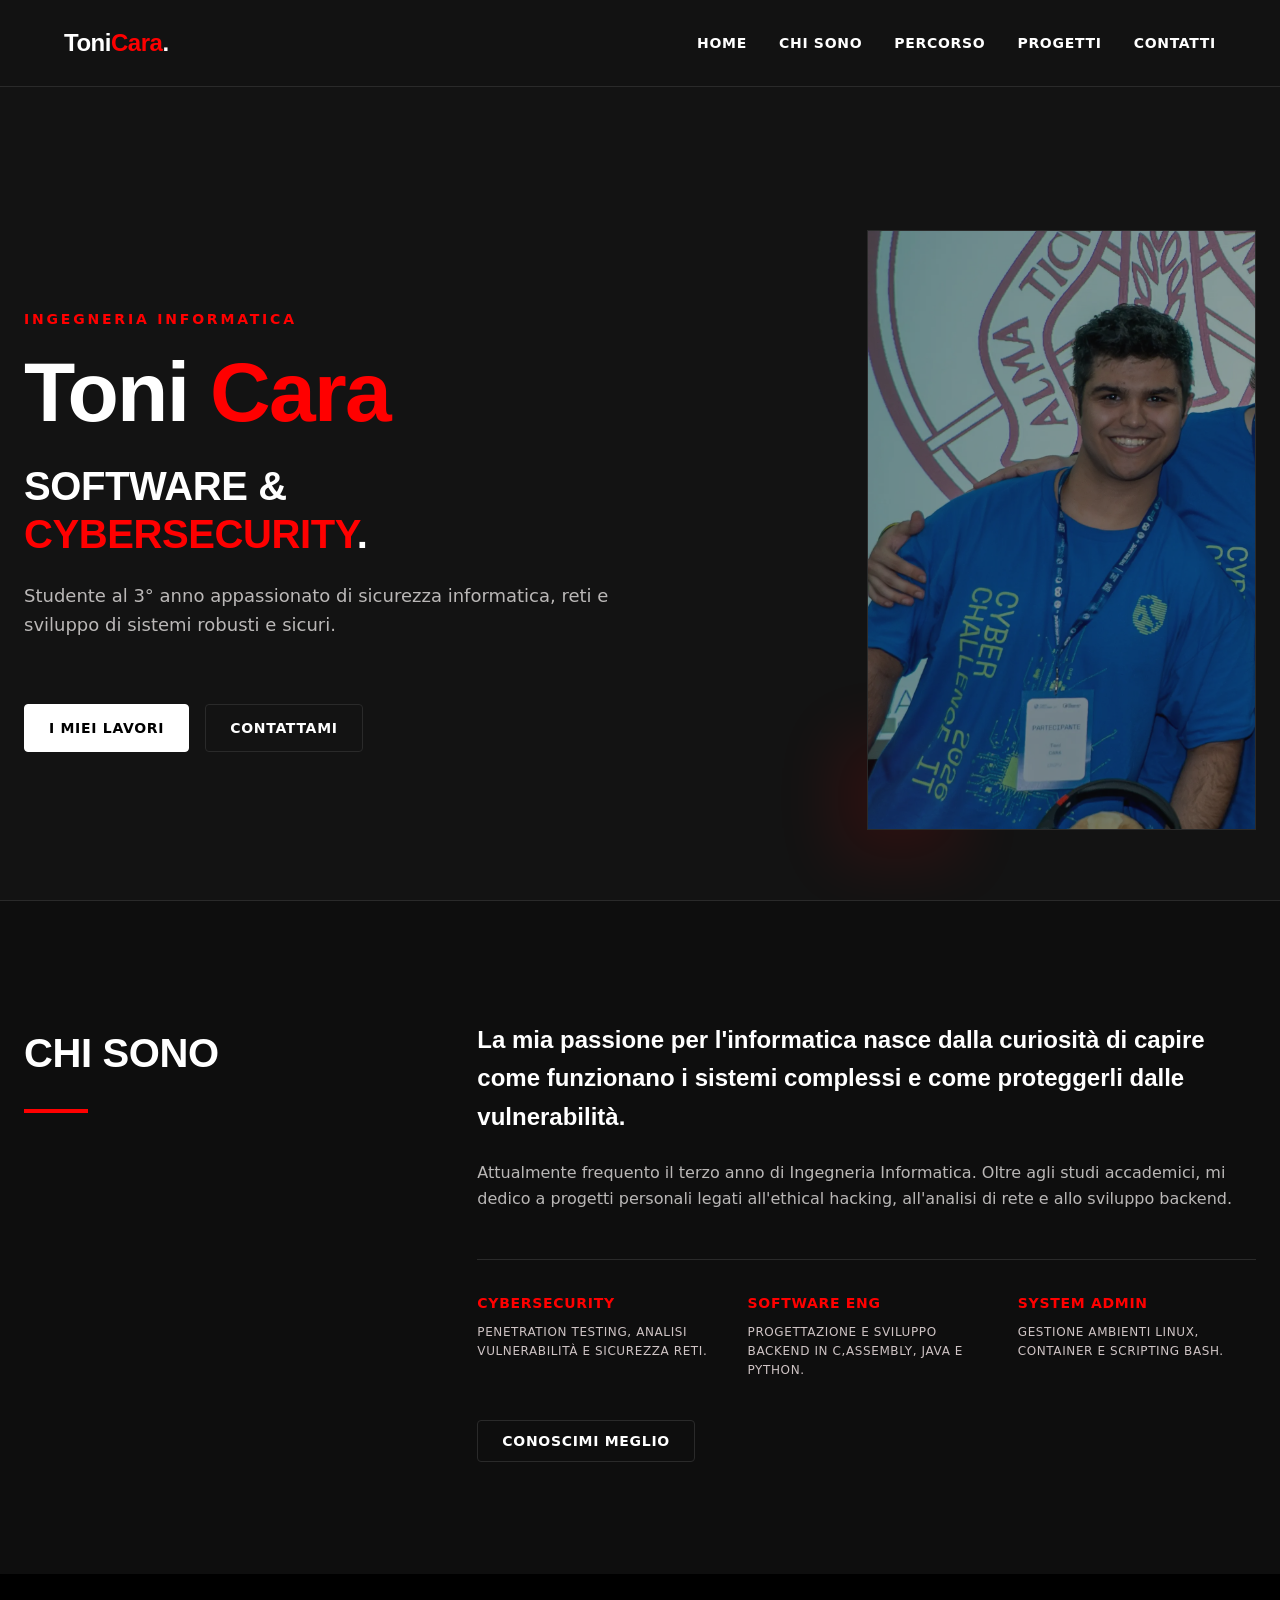
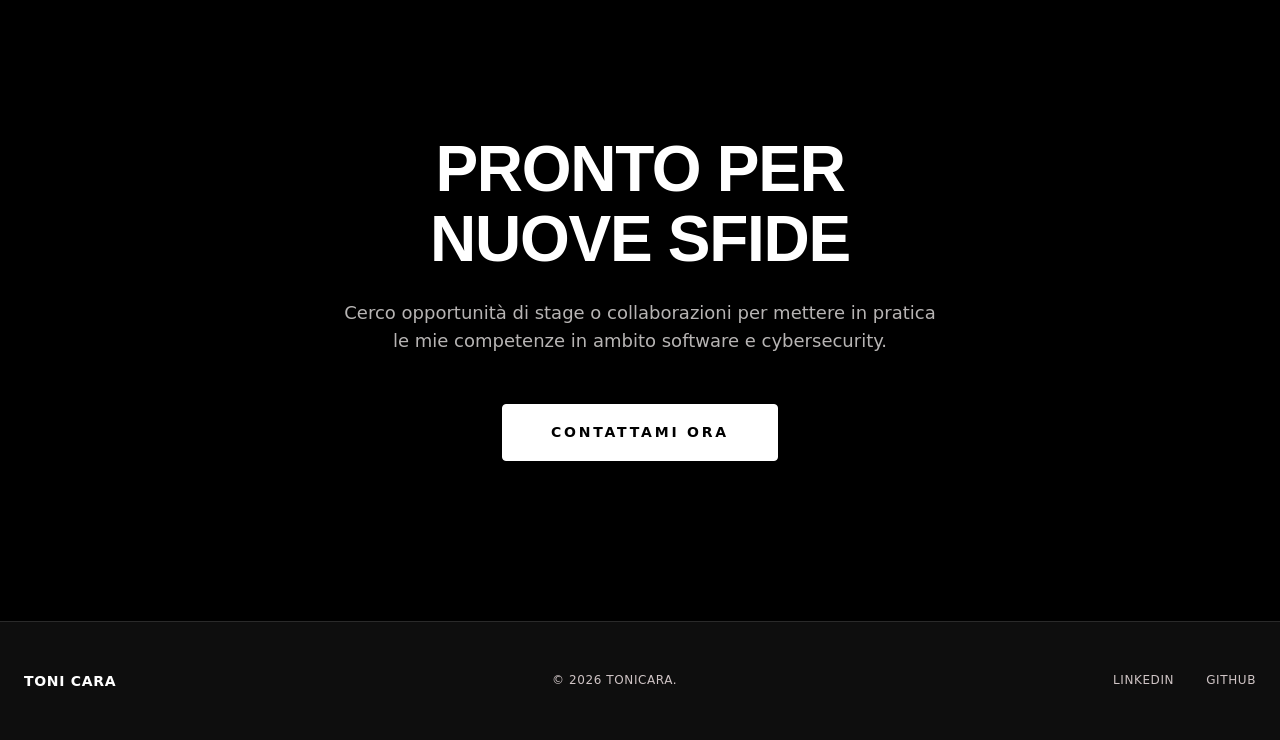
<file: index.html>
<!DOCTYPE html>
<html lang="en">

<head>
    <meta charset="UTF-8">
    <meta name="viewport" content="width=device-width, initial-scale=1.0">
    <title>Portfolio</title>
    <!-- Stylesheet -->
    <link rel="stylesheet" href="style.css">
</head>

<body>


    <!-- Navigation -->
    <nav class="glass-nav">
        <div class="logo">Toni<span>Cara</span>.</div>
        <div class="burger-menu">
            <span></span>
            <span></span>
            <span></span>
        </div>
        <ul class="nav-links">
            <li><a href="index.html#home">Home</a></li>
            <li><a href="about.html">Chi Sono</a></li>
            <li><a href="percorso.html">Percorso</a></li>
            <li><a href="progetti.html">Progetti</a></li>
            <li><a href="contatti.html">Contatti</a></li>
        </ul>
    </nav>

    <main>
        <!-- Hero Section -->
        <section id="home" class="hero fade-in">
            <div class="hero-grid">
                <div class="hero-text">
                    <span class="label-heading" style="margin-bottom: 16px; display: block; letter-spacing: 0.2em;">Ingegneria Informatica</span>
                    <h1 class="title">Toni <span class="text-accent">Cara</span></h1>
                    <h3 class="middletitle">SOFTWARE & <br><span class="text-accent">CYBERSECURITY</span>.</h3>
                    <p class="subtitle">Studente al 3° anno appassionato di sicurezza informatica, reti e sviluppo di sistemi robusti e sicuri.</p>
                    <div class="cta-group">
                        <a href="progetti.html" class="btn btn-primary">I Miei Lavori</a>
                        <a href="contatti.html" class="btn btn-outline">Contattami</a>
                    </div>
                </div>
                <div class="hero-visual hidden-mobile">
                    <div class="visual-card">
                        <!--<img src="https://lh3.googleusercontent.com/aida-public/[base64]" alt="Hero visual"> -->
                        <img src="Resource/Me/FotoMiaCyberchallenge.webp" alt="Hero visual">
                    </div>
                    <div class="visual-glow"></div>
                </div>
            </div>
        </section>

        <!-- About Section -->
        <section id="about" class="about-section fade-in">
            <div class="about-grid">
                <div class="about-heading">
                    <h2 class="section-title" style="margin-bottom: 0;">CHI SONO</h2>
                    <div class="separator-line"></div>
                </div>
                <div class="about-content">
                    <p class="info-main" style="font-size: 24px; margin-bottom: 24px;">La mia passione per l'informatica nasce dalla curiosità di capire come funzionano i sistemi complessi e come proteggerli dalle vulnerabilità.</p>
                    <p style="color: var(--text-secondary); opacity: 0.8; margin-bottom: 48px;">Attualmente frequento il terzo anno di Ingegneria Informatica. Oltre agli studi accademici, mi dedico a progetti personali legati all'ethical hacking, all'analisi di rete e allo sviluppo backend.</p>
                    
                    <div class="skills-grid">
                        <div class="skill-item">
                            <span class="label-heading">Cybersecurity</span>
                            <p class="info-sub">Penetration testing, analisi vulnerabilità e sicurezza reti.</p>
                        </div>
                        <div class="skill-item">
                            <span class="label-heading">Software Eng</span>
                            <p class="info-sub">Progettazione e sviluppo backend in C,Assembly, Java e Python.</p>
                        </div>
                        <div class="skill-item">
                            <span class="label-heading">System Admin</span>
                            <p class="info-sub">Gestione ambienti Linux, container e scripting bash.</p>
                        </div>
                    </div>
                    <div style="margin-top: 48px;">
                        <a href="about.html" class="btn btn-outline" style="border-color: var(--border);">Conoscimi Meglio</a>
                    </div>
                </div>
            </div>
        </section>


        <!-- Call to Action -->
        <section class="cta-section fade-in">
            <h2 class="title" style="font-size: clamp(32px, 5vw, 64px); margin-bottom: 24px;">PRONTO PER <br>NUOVE SFIDE</h2>
            <p class="subtitle" style="margin: 0 auto 48px;">Cerco opportunità di stage o collaborazioni per mettere in pratica le mie competenze in ambito software e cybersecurity.</p>
            <div class="cta-group justify-center">
                <a href="contatti.html" class="btn btn-primary" style="letter-spacing: 0.2em; padding: 16px 48px;">CONTATTAMI ORA</a>
            </div>
        </section>

    </main>

    <!-- Footer -->
    <footer class="footer">
        <div class="footer-content">
            <div class="footer-logo">TONI CARA</div>
            <div class="footer-copy">© 2026 TONICARA.</div>
            <div class="footer-links">
                <a href="https://www.linkedin.com/in/toni-cara">LinkedIn</a>
                <a href="https://github.com/ToniCara">GitHub</a>
            </div>
        </div>
    </footer>

    <!-- Script -->
    <script src="script.js"></script>
</body>

</html>
</file>
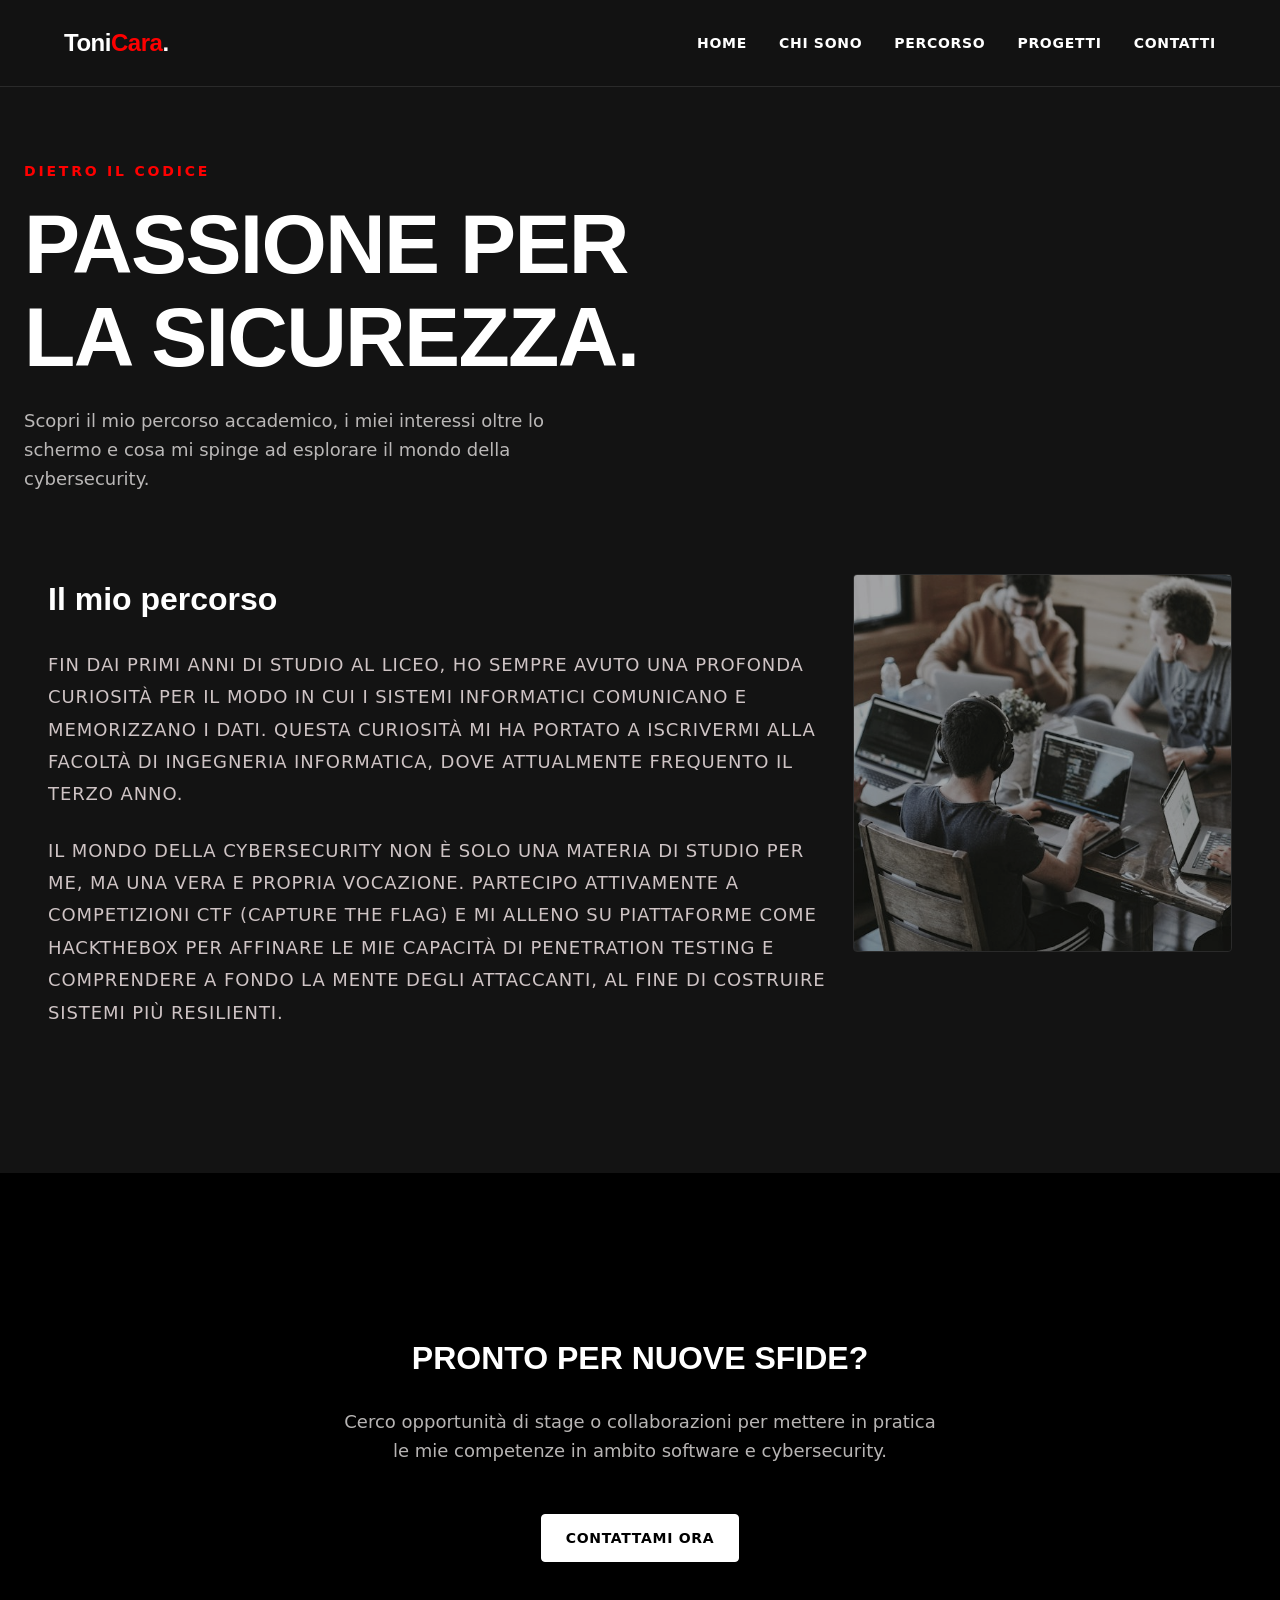
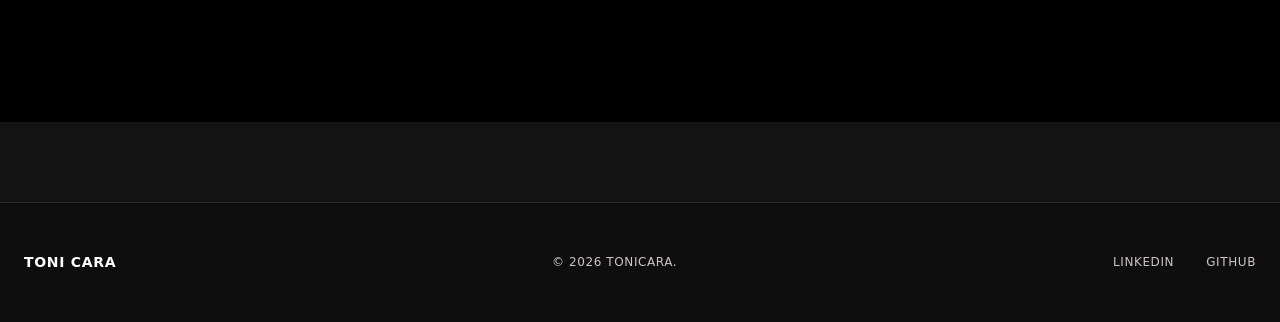
<file: about.html>
<!DOCTYPE html>
<html lang="it">

<head>
    <meta charset="utf-8" />
    <meta name="viewport" content="width=device-width, initial-scale=1.0" />
    <title>Chi Sono - Portfolio</title>
    <!-- Stylesheet -->
    <link rel="stylesheet" href="style.css">
</head>

<body>
    <!-- Navbar -->
    <nav class="glass-nav">
        <div class="logo">Toni<span>Cara</span>.</div>
        <div class="burger-menu">
            <span></span>
            <span></span>
            <span></span>
        </div>
        <ul class="nav-links">
            <li><a href="index.html#home">Home</a></li>
            <li><a href="about.html">Chi Sono</a></li>
            <li><a href="percorso.html">Percorso</a></li>
            <li><a href="progetti.html">Progetti</a></li>
            <li><a href="contatti.html">Contatti</a></li>
        </ul>
    </nav>

    <main class="projects-main">
        <!-- Hero Section -->
        <header class="projects-hero fade-in">
            <span class="label-heading">Dietro il Codice</span>
            <h1 class="title">PASSIONE PER <br> LA SICUREZZA.</h1>
            <p class="subtitle">Scopri il mio percorso accademico, i miei interessi oltre lo schermo e cosa mi spinge ad
                esplorare il mondo della cybersecurity.</p>
        </header>

        <!-- About Content Grid -->
        <section class="editorial-grid fade-in"
            style="margin-top: 64px; padding: 0 24px; max-width: 1280px; margin-left: auto; margin-right: auto;">

            <!-- Bio text (Span 8) -->
            <div class="bento-item col-8"
                style="background: transparent; border: none; padding: 0; display: flex; flex-direction: column; justify-content: center;">
                <h2 class="info-main" style="font-size: 32px; margin-bottom: 24px; color: var(--text-primary);">Il mio
                    percorso</h2>
                <p class="info-sub" style="font-size: 18px; line-height: 1.8; margin-bottom: 24px;">Fin dai primi anni
                    di studio al liceo, ho sempre avuto una profonda curiosità per il modo in cui i sistemi informatici
                    comunicano e memorizzano i dati. Questa curiosità mi ha portato a iscrivermi alla facoltà di
                    Ingegneria Informatica, dove attualmente frequento il terzo anno.</p>
                <p class="info-sub" style="font-size: 18px; line-height: 1.8; margin-bottom: 24px;">Il mondo della
                    cybersecurity non è solo una materia di studio per me, ma una vera e propria vocazione. Partecipo
                    attivamente a competizioni CTF (Capture The Flag) e mi alleno su piattaforme come HackTheBox per
                    affinare le mie capacità di penetration testing e comprendere a fondo la mente degli attaccanti, al
                    fine di costruire sistemi più resilienti.</p>
            </div>

            <!-- Profile Image (Span 4) -->
            <div class="bento-item col-4" style="border: none;">
                <div class="bento-image-wrapper aspect-square" style="border: 1px solid var(--border);">
                    <img src="Resource/About/placeholder_ritratto.jpg"
                        alt="Ritratto studente" style="opacity: 0.8; filter: grayscale(50%);">
                </div>
            </div>

            <!-- Secondary Photos 
            <div class="bento-item col-6" style="margin-top: 24px; border: none;">
                <div class="bento-image-wrapper aspect-16-9" style="border: 1px solid var(--border);">
                    <img src="https://images.unsplash.com/photo-1555949963-aa79dcee981c?auto=format&fit=crop&q=80&w=1000" alt="Setup programmazione" style="opacity: 0.7;">
                </div>
            </div>
            <div class="bento-item col-6" style="margin-top: 24px; border: none;">
                <div class="bento-image-wrapper aspect-16-9" style="border: 1px solid var(--border);">
                    <img src="https://images.unsplash.com/photo-1526304640581-d334cdbbf45e?auto=format&fit=crop&q=80&w=1000" alt="Hacking Setup" style="opacity: 0.7;">
                </div>
            </div>-->

        </section>

        <!-- CTA Section -->
        <section class="cta-section fade-in" style="margin-top: 120px;">
            <h2 class="info-main" style="margin-bottom: 24px;">PRONTO PER NUOVE SFIDE?</h2>
            <p class="subtitle" style="margin: 0 auto 48px;">Cerco opportunità di stage o collaborazioni per mettere in
                pratica le mie competenze in ambito software e cybersecurity.</p>
            <div class="cta-group justify-center">
                <a href="contatti.html" class="btn btn-primary">Contattami Ora</a>
            </div>
        </section>
    </main>

    <!-- Footer -->
    <footer class="footer">
        <div class="footer-content">
            <div class="footer-logo">TONI CARA</div>
            <div class="footer-copy">© 2026 TONICARA.</div>
            <div class="footer-links">
                <a href="https://www.linkedin.com/in/toni-cara">LinkedIn</a>
                <a href="https://github.com/ToniCara">GitHub</a>
            </div>
        </div>
    </footer>

    <script src="script.js"></script>
</body>

</html>
</file>
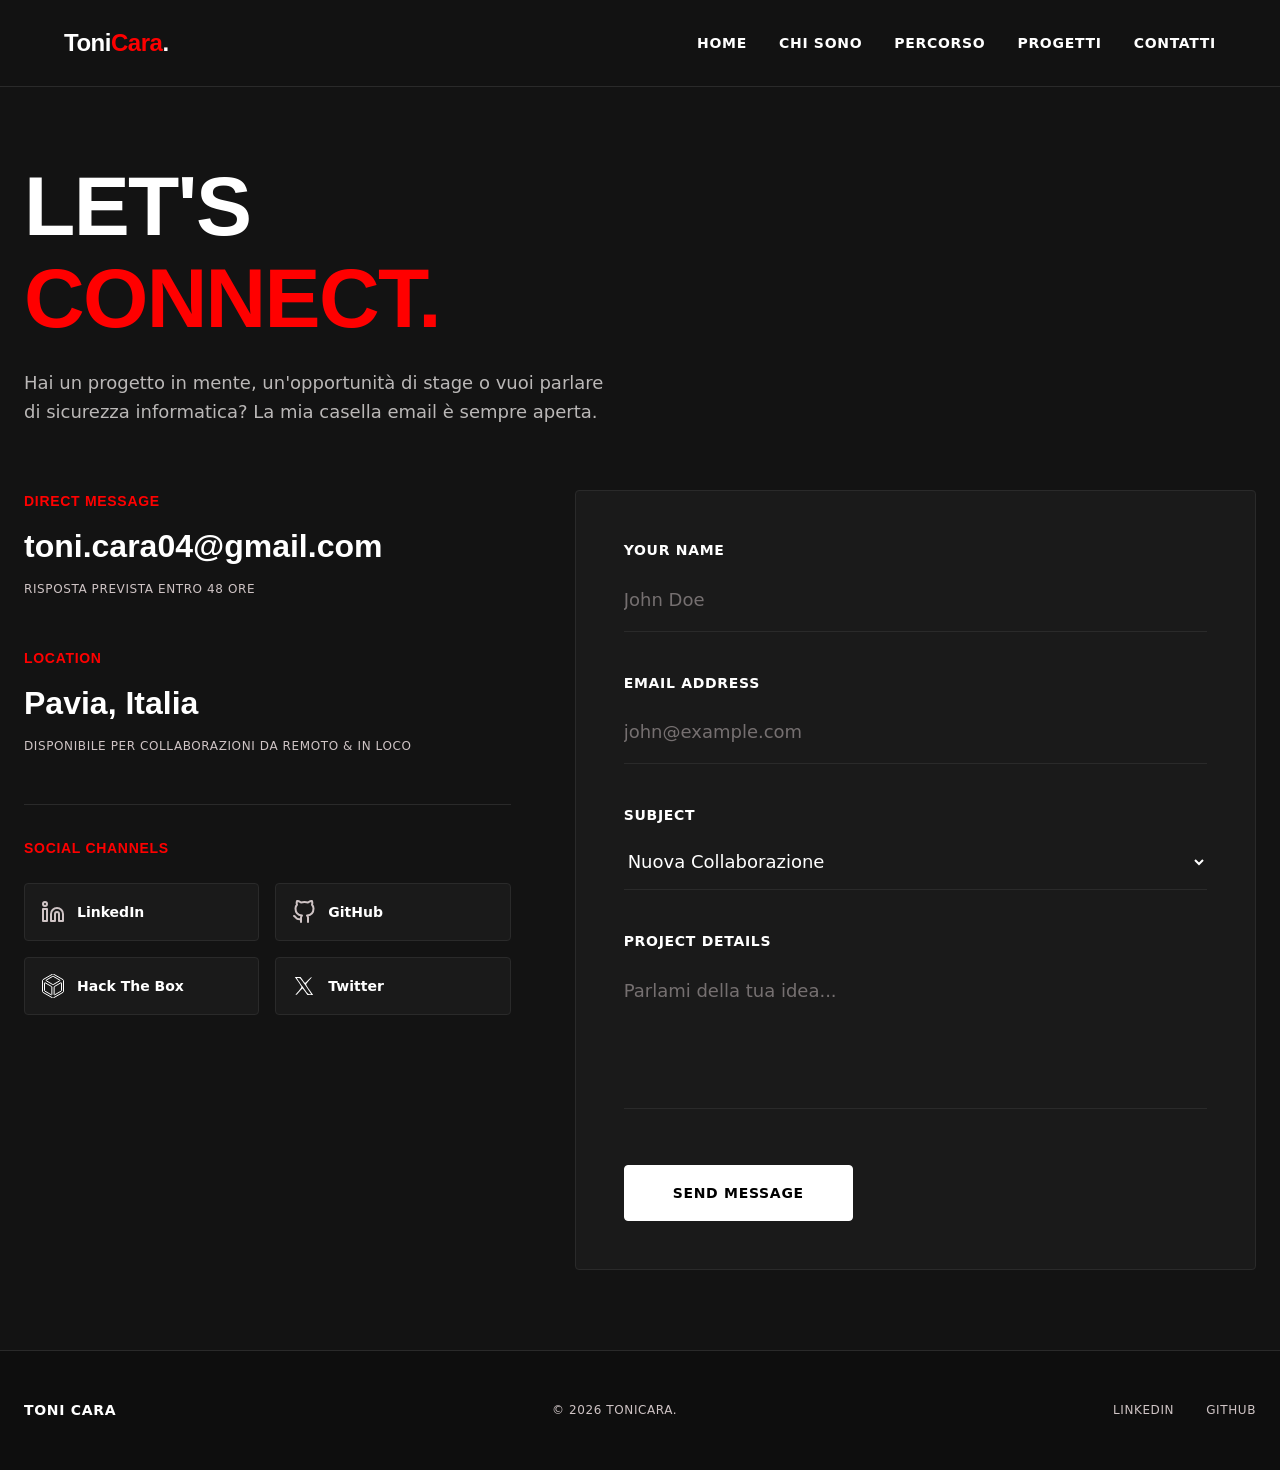
<file: contatti.html>
<!DOCTYPE html>
<html lang="it">

<head>
    <meta charset="utf-8" />
    <meta name="viewport" content="width=device-width, initial-scale=1.0" />
    <title>Contatti - Portfolio</title>
    <!-- Nessuna dipendenza da CDN esterne — solo il nostro CSS -->
    <link rel="stylesheet" href="style.css">
</head>

<body>
    <!-- Navbar (Stessa di index.html) -->
    <nav class="glass-nav">
        <div class="logo">Toni<span>Cara</span>.</div>
        <div class="burger-menu">
            <span></span>
            <span></span>
            <span></span>
        </div>
        <ul class="nav-links">
            <li><a href="index.html#home">Home</a></li>
            <li><a href="about.html">Chi Sono</a></li>
            <li><a href="percorso.html">Percorso</a></li>
            <li><a href="progetti.html">Progetti</a></li>
            <li><a href="contatti.html">Contatti</a></li>
        </ul>
    </nav>

    <!-- Main Content -->
    <main class="contact-main">
        <header class="contact-header fade-in">
            <h1 class="title">LET'S <br><span class="text-accent">CONNECT.</span></h1>
            <p class="subtitle">Hai un progetto in mente, un'opportunità di stage o vuoi parlare di sicurezza
                informatica? La mia casella email è sempre aperta.</p>
        </header>

        <div class="contact-grid fade-in">
            <!-- Info Column -->
            <div class="contact-info">
                <div class="info-block">
                    <h2 class="label-heading">Direct Message</h2>
                    <p class="info-main">toni.cara04@gmail.com</p>
                    <p class="info-sub">Risposta prevista entro 48 ore</p>
                </div>

                <div class="info-block">
                    <h2 class="label-heading">Location</h2>
                    <p class="info-main">Pavia, Italia</p>
                    <p class="info-sub">Disponibile per collaborazioni da remoto & in loco</p>
                </div>

                <div class="info-block border-top">
                    <h2 class="label-heading">Social Channels</h2>
                    <div class="social-grid">
                        <!-- Utilizziamo SVG inline leggerissimi invece di caricare interi font di icone -->
                        <a href="https://www.linkedin.com/in/toni-cara" class="social-link">
                            <svg width="24" height="24" viewBox="0 0 24 24" fill="none" stroke="currentColor"
                                stroke-width="2" stroke-linecap="round" stroke-linejoin="round">
                                <path
                                    d="M16 8a6 6 0 0 1 6 6v7h-4v-7a2 2 0 0 0-2-2 2 2 0 0 0-2 2v7h-4v-7a6 6 0 0 1 6-6z">
                                </path>
                                <rect x="2" y="9" width="4" height="12"></rect>
                                <circle cx="4" cy="4" r="2"></circle>
                            </svg>
                            <span>LinkedIn</span>
                        </a>
                        <a href="https://github.com/ToniCara" target="_blank" rel="noopener noreferrer" class="social-link">
                            <svg width="24" height="24" viewBox="0 0 24 24" fill="none" stroke="currentColor"
                                stroke-width="2" stroke-linecap="round" stroke-linejoin="round">
                                <path
                                    d="M9 19c-5 1.5-5-2.5-7-3m14 6v-3.87a3.37 3.37 0 0 0-.94-2.61c3.14-.35 6.44-1.54 6.44-7A5.44 5.44 0 0 0 20 4.77 5.07 5.07 0 0 0 19.91 1S18.73.65 16 2.48a13.38 13.38 0 0 0-7 0C6.27.65 5.09 1 5.09 1A5.07 5.07 0 0 0 5 4.77a5.44 5.44 0 0 0-1.5 3.78c0 5.42 3.3 6.61 6.44 7A3.37 3.37 0 0 0 9 18.13V22">
                                </path>
                            </svg>
                            <span>GitHub</span>
                        </a>
                        <a href="https://profile.hackthebox.com/profile/019d26d5-fe4f-71b5-822e-e755ead296ff" target="_blank" rel="noopener noreferrer" class="social-link">
                            <svg width="24" height="24" viewBox="0 0 24 24" fill="none" viewBox="0 0 24 24" role="img"
                                stroke="#ffffff">
                                <g id="SVGRepo_bgCarrier" stroke-width="0"></g>
                                <g id="SVGRepo_tracerCarrier" stroke-linecap="round" stroke-linejoin="round"></g>
                                <g id="SVGRepo_iconCarrier">
                                    <path
                                        d="M11.996 0a1.119 1.119 0 0 0-.057.003.9.9 0 0 0-.236.05.907.907 0 0 0-.165.079L1.936 5.675a.889.889 0 0 0-.445.77v11.111a.889.889 0 0 0 .47.784l9.598 5.541.054.029v.002a.857.857 0 0 0 .083.035l.012.004c.028.01.056.018.085.024.01.001.011.003.016.004a.93.93 0 0 0 .296.015.683.683 0 0 0 .086-.015c.01 0 .011-.002.016-.004a.94.94 0 0 0 .085-.024l.012-.004a.882.882 0 0 0 .083-.035v-.002a1.086 1.086 0 0 0 .054-.029l9.599-5.541a.889.889 0 0 0 .469-.784V6.48l-.001-.026v-.008a.889.889 0 0 0-.312-.676l-.029-.024c0-.002-.01-.005-.01-.007a.899.899 0 0 0-.107-.07L12.453.127A.887.887 0 0 0 11.99 0zm.01 2.253c.072 0 .144.019.209.056l6.537 3.774a.418.418 0 0 1 0 .724l-6.537 3.774a.418.418 0 0 1-.418 0L5.26 6.807a.418.418 0 0 1 0-.724l6.537-3.774a.42.42 0 0 1 .209-.056zm-8.08 6.458a.414.414 0 0 1 .215.057l6.524 3.766a.417.417 0 0 1 .208.361v7.533a.417.417 0 0 1-.626.361l-6.523-3.766a.417.417 0 0 1-.209-.362V9.13c0-.241.196-.414.41-.418zm16.16 0c.215.004.41.177.41.418v7.532a.42.42 0 0 1-.208.362l-6.524 3.766a.417.417 0 0 1-.626-.361v-7.533c0-.149.08-.286.209-.36l6.523-3.767a.415.415 0 0 1 .216-.057z">
                                    </path>
                                </g>
                            </svg>
                            <span>Hack The Box</span>
                        </a>
                        <a href="#" class="social-link">
                            <svg width="24" height="24" viewBox="0 0 50.000000 50.000000">
                            <g transform="translate(0.000000,50.000000) scale(0.100000,-0.100000)"
                            fill="#ffffff" stroke="none">
                            <path d="M125 344 c36 -53 69 -102 72 -110 3 -8 -20 -43 -54 -81 -71 -81 -79
                                -93 -61 -93 8 0 40 31 72 70 32 38 61 70 65 70 3 0 28 -32 54 -70 l48 -70 60
                                0 60 0 -77 110 c-67 97 -74 113 -63 128 8 9 38 45 68 80 34 39 48 62 38 62 -8
                                0 -41 -29 -72 -65 -32 -36 -61 -62 -66 -59 -5 3 -27 32 -49 65 l-41 59 -60 0
                                -61 0 67 -96z m162 -96 l114 -168 -35 0 c-34 0 -38 5 -143 158 -60 86 -113
                                163 -117 170 -6 10 1 13 29 10 37 -3 41 -8 152 -170z"/>
                            </g>
                            </svg>
                            <span>Twitter</span>
                        </a>
                    </div>
                </div>
            </div>

            <!-- Form Column -->
            <div class="contact-form-wrapper">
                <form class="contact-form">
                    <div class="form-group">
                        <label for="name">Your Name</label>
                        <input type="text" id="name" name="name" placeholder="John Doe">
                    </div>
                    <div class="form-group">
                        <label for="email">Email Address</label>
                        <input type="email" id="email" name="email" placeholder="john@example.com">
                    </div>
                    <div class="form-group">
                        <label for="subject">Subject</label>
                        <select id="subject" name="subject">
                            <option value="collaboration">Nuova Collaborazione</option>
                            <option value="project">Proposta Progetto</option>
                            <option value="other">Messaggio Generico</option>
                        </select>
                    </div>
                    <div class="form-group">
                        <label for="message">Project Details</label>
                        <textarea id="message" name="message" rows="4"
                            placeholder="Parlami della tua idea..."></textarea>
                    </div>
                    <button type="submit" class="btn btn-primary submit-btn">Send Message</button>
                </form>
            </div>
        </div>
    </main>

    <footer class="footer">
        <div class="footer-content">
            <div class="footer-logo">TONI CARA</div>
            <div class="footer-copy">© 2026 TONICARA.</div>
            <div class="footer-links">
                <a href="https://www.linkedin.com/in/toni-cara">LinkedIn</a>
                <a href="https://github.com/ToniCara">GitHub</a>
            </div>
        </div>
    </footer>

    <script src="script.js"></script>
</body>

</html>
</file>
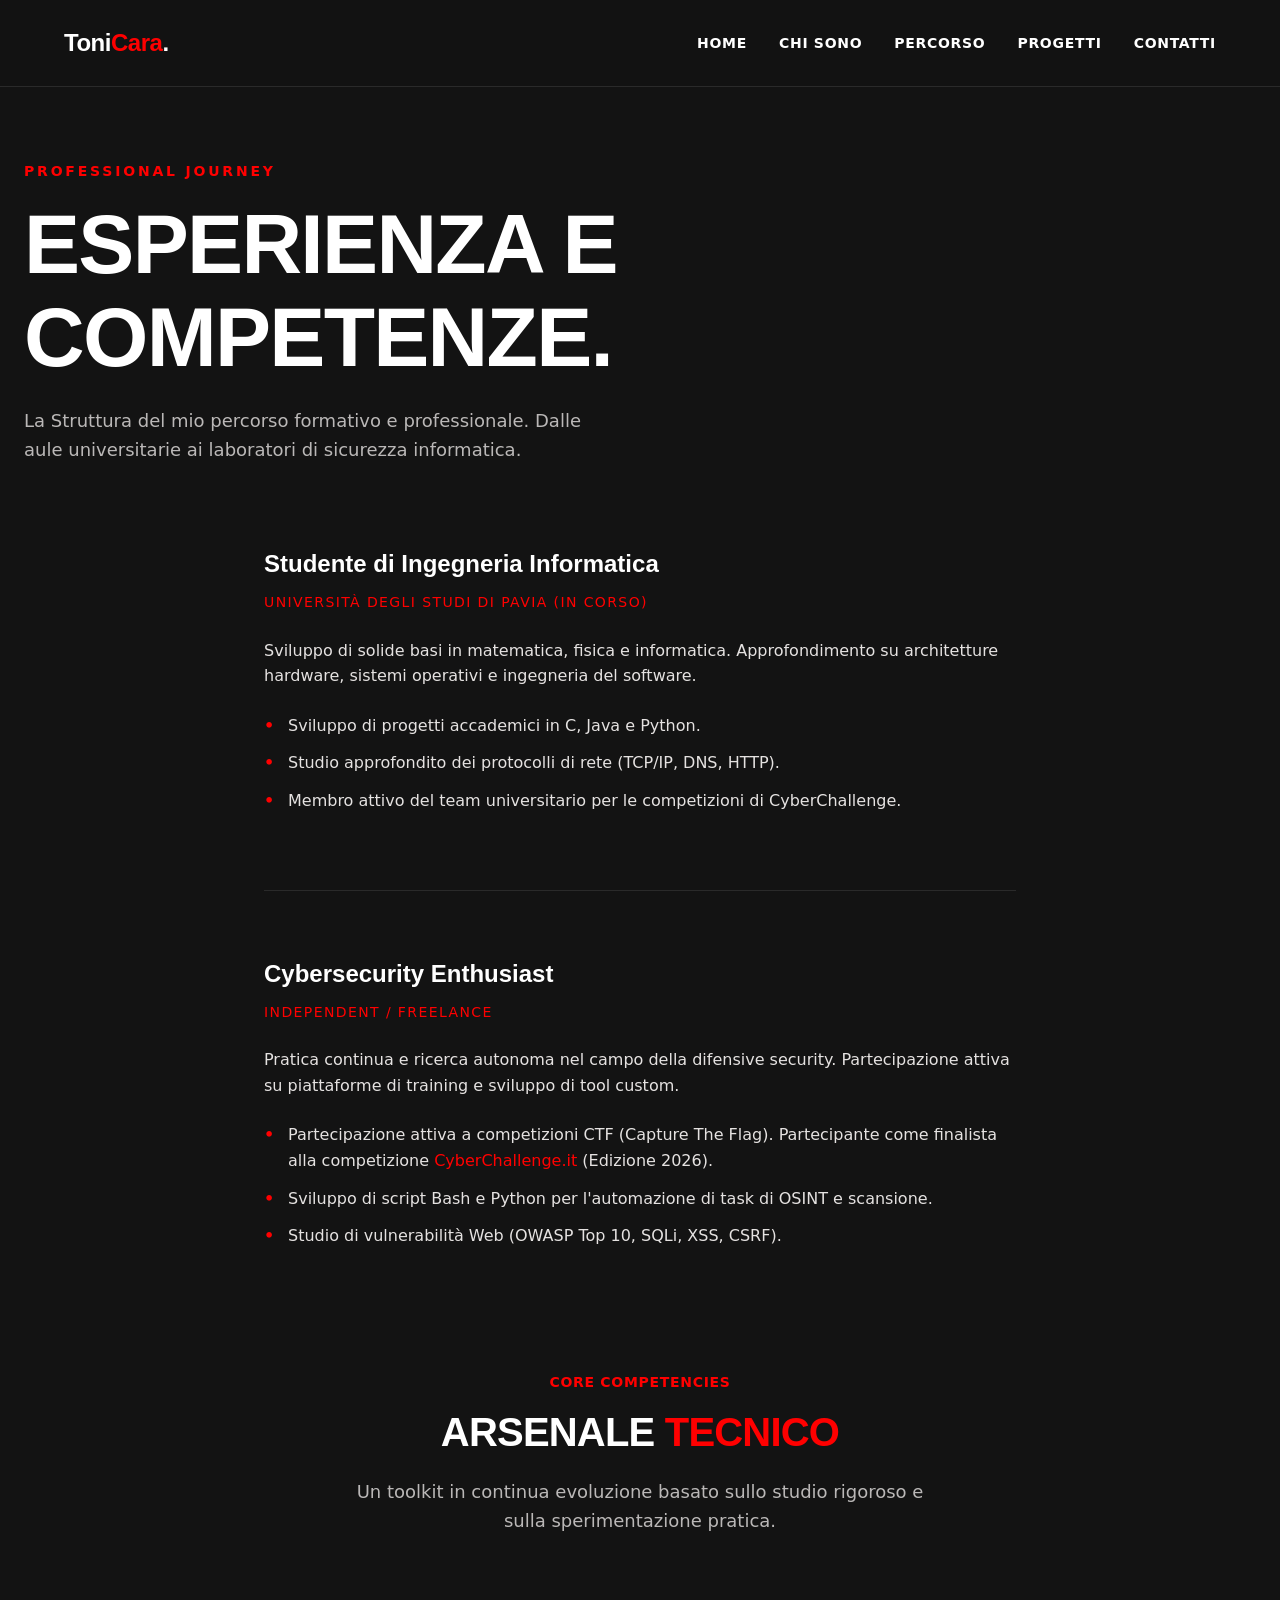
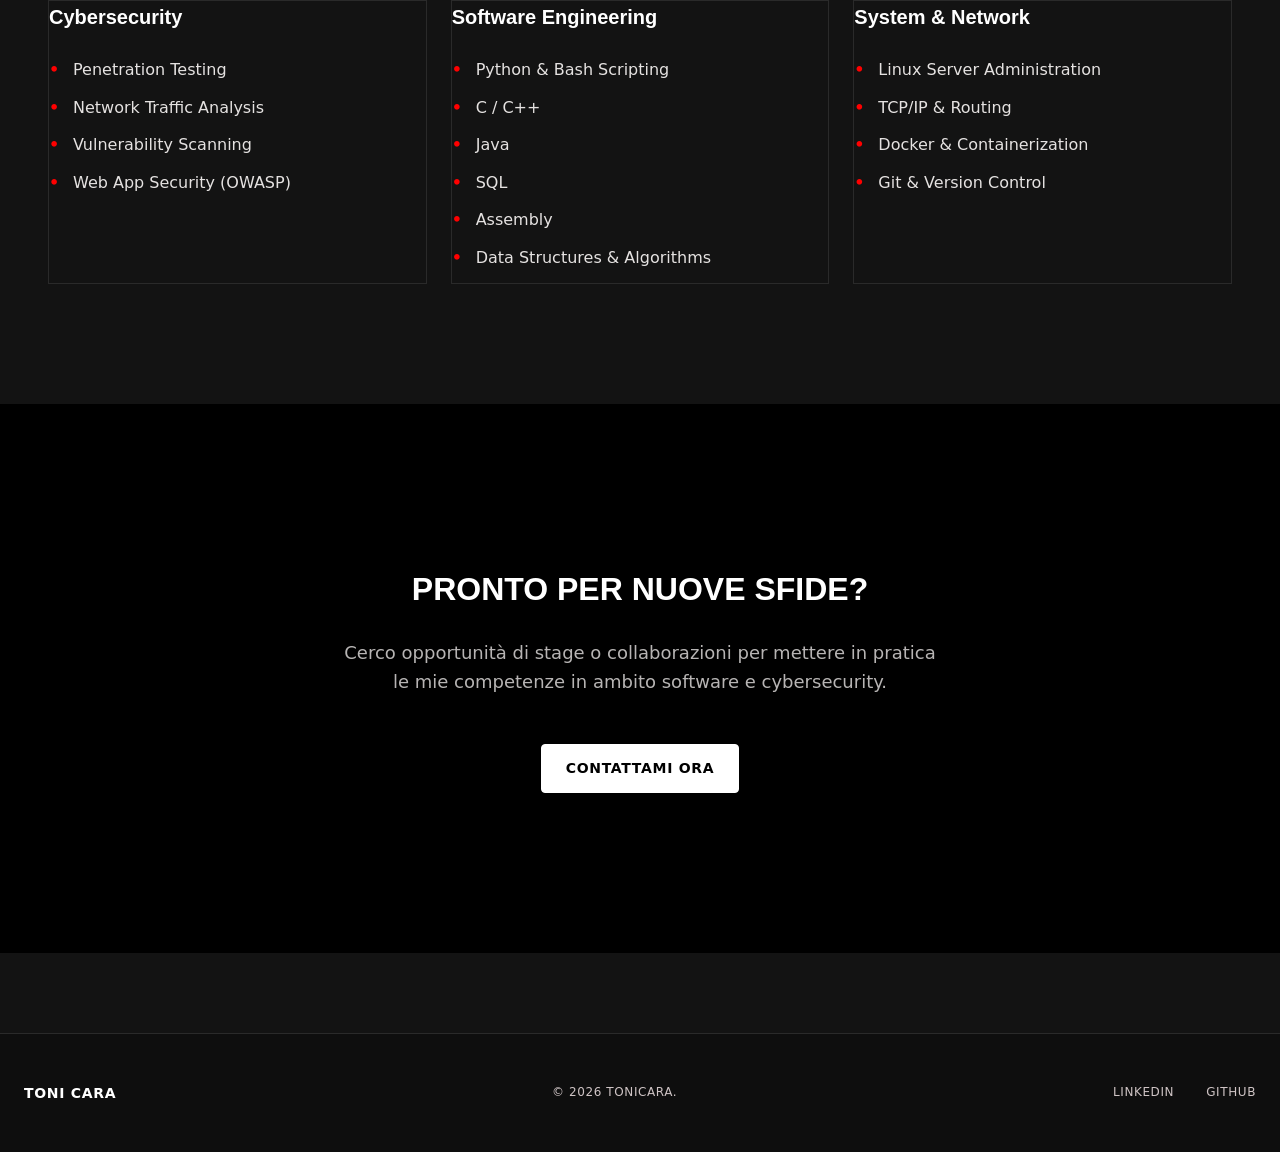
<file: percorso.html>
<!DOCTYPE html>
<html lang="it">

<head>
    <meta charset="utf-8" />
    <meta name="viewport" content="width=device-width, initial-scale=1.0" />
    <title>Percorso - Portfolio</title>
    <!-- Stylesheet -->
    <link rel="stylesheet" href="style.css">
    <style>
        .experience-item {
            margin-bottom: 64px;
            padding-bottom: 64px;
            border-bottom: 1px solid var(--border);
        }
        .experience-item:last-child {
            border-bottom: none;
            margin-bottom: 0;
            padding-bottom: 0;
        }
        .experience-role {
            font-size: 24px;
            font-weight: 700;
            margin-bottom: 8px;
            color: var(--text-primary);
        }
        .experience-company {
            font-size: 14px;
            letter-spacing: 0.1em;
            text-transform: uppercase;
            color: var(--accent);
            margin-bottom: 24px;
            display: block;
        }
        .experience-desc {
            font-size: 16px;
            color: var(--text-secondary);
            line-height: 1.6;
            margin-bottom: 24px;
        }
        .experience-bullets {
            list-style: none;
            padding: 0;
        }
        .experience-bullets li {
            position: relative;
            padding-left: 24px;
            margin-bottom: 12px;
            color: var(--text-secondary);
        }
        .experience-bullets li::before {
            content: '•';
            position: absolute;
            left: 0;
            color: var(--accent);
            font-weight: bold;
        }
    </style>
</head>

<body>
    <!-- Navbar -->
    <nav class="glass-nav">
        <div class="logo">Toni<span>Cara</span>.</div>
        <div class="burger-menu">
            <span></span>
            <span></span>
            <span></span>
        </div>
        <ul class="nav-links">
            <li><a href="index.html#home">Home</a></li>
            <li><a href="about.html">Chi Sono</a></li>
            <li><a href="percorso.html">Percorso</a></li>
            <li><a href="progetti.html">Progetti</a></li>
            <li><a href="contatti.html">Contatti</a></li>
        </ul>
    </nav>

    <main class="projects-main">
        <!-- Hero Section -->
        <header class="projects-hero fade-in">
            <span class="label-heading">Professional Journey</span>
            <h1 class="title">ESPERIENZA E <br> COMPETENZE.</h1>
            <p class="subtitle">La Struttura del mio percorso formativo e professionale. Dalle aule universitarie ai laboratori di sicurezza informatica.</p>
        </header>

        <!-- Experience List -->
        <section class="fade-in" style="margin-top: 64px; padding: 0 24px; max-width: 800px; margin-left: auto; margin-right: auto;">
            
            <div class="experience-item">
                <h3 class="experience-role">Studente di Ingegneria Informatica</h3>
                <span class="experience-company">UNIVERSITÀ DEGLI STUDI DI PAVIA (In Corso)</span>
                <p class="experience-desc">Sviluppo di solide basi in matematica, fisica e informatica. Approfondimento su architetture hardware, sistemi operativi e ingegneria del software.</p>
                <ul class="experience-bullets">
                    <li>Sviluppo di progetti accademici in C, Java e Python.</li>
                    <li>Studio approfondito dei protocolli di rete (TCP/IP, DNS, HTTP).</li>
                    <li>Membro attivo del team universitario per le competizioni di CyberChallenge.</li>
                </ul>
            </div>

            <div class="experience-item">
                <h3 class="experience-role">Cybersecurity Enthusiast</h3>
                <span class="experience-company">INDEPENDENT / FREELANCE</span>
                <p class="experience-desc">Pratica continua e ricerca autonoma nel campo della difensive security. Partecipazione attiva su piattaforme di training e sviluppo di tool custom.</p>
                <ul class="experience-bullets">
                    <li>Partecipazione attiva a competizioni CTF (Capture The Flag). Partecipante come finalista alla competizione <a href="https://cyberchallenge.it/" target="_blank" rel="noopener noreferrer" style="color: var(--accent)">CyberChallenge.it</a> (Edizione 2026).</li>
                    <li>Sviluppo di script Bash e Python per l'automazione di task di OSINT e scansione.</li>
                    <li>Studio di vulnerabilità Web (OWASP Top 10, SQLi, XSS, CSRF).</li>
                </ul>
            </div>

        </section>

        <!-- Skills Section -->
        <section class="fade-in" style="margin-top: 120px; padding: 0 24px; max-width: 1280px; margin-left: auto; margin-right: auto;">
            <div style="text-align: center; margin-bottom: 64px;">
                <span class="label-heading">Core Competencies</span>
                <h2 class="title" style="font-size: 40px; margin-top: 16px;">ARSENALE <span class="text-accent">TECNICO</span></h2>
                <p class="subtitle" style="margin: 24px auto 0;">Un toolkit in continua evoluzione basato sullo studio rigoroso e sulla sperimentazione pratica.</p>
            </div>

            <div class="editorial-grid" style="grid-template-columns: repeat(auto-fit, minmax(280px, 1fr)); gap: 24px;">
                <!-- Skill Category 1 -->
                <div class="bento-item" style="border: 1px solid var(--border); background: transparent;">
                    <h3 class="info-main" style="margin-bottom: 24px; font-size: 20px;">Cybersecurity</h3>
                    <ul class="experience-bullets">
                        <li>Penetration Testing</li>
                        <li>Network Traffic Analysis</li>
                        <li>Vulnerability Scanning</li>
                        <li>Web App Security (OWASP)</li>
                    </ul>
                </div>
                <!-- Skill Category 2 -->
                <div class="bento-item" style="border: 1px solid var(--border); background: transparent;">
                    <h3 class="info-main" style="margin-bottom: 24px; font-size: 20px;">Software Engineering</h3>
                    <ul class="experience-bullets">
                        <li>Python & Bash Scripting</li>
                        <li>C / C++</li>
                        <li>Java</li>
                        <li>SQL</li>
                        <li>Assembly</li>
                        <li>Data Structures & Algorithms</li>
                    </ul>
                </div>
                <!-- Skill Category 3 -->
                <div class="bento-item" style="border: 1px solid var(--border); background: transparent;">
                    <h3 class="info-main" style="margin-bottom: 24px; font-size: 20px;">System & Network</h3>
                    <ul class="experience-bullets">
                        <li>Linux Server Administration</li>
                        <li>TCP/IP & Routing</li>
                        <li>Docker & Containerization</li>
                        <li>Git & Version Control</li>
                    </ul>
                </div>
            </div>
        </section>

        <!-- CTA Section -->
        <section class="cta-section fade-in" style="margin-top: 120px;">
            <h2 class="info-main" style="margin-bottom: 24px;">PRONTO PER NUOVE SFIDE?</h2>
            <p class="subtitle" style="margin: 0 auto 48px;">Cerco opportunità di stage o collaborazioni per mettere in pratica le mie competenze in ambito software e cybersecurity.</p>
            <div class="cta-group justify-center">
                <a href="contatti.html" class="btn btn-primary">Contattami Ora</a>
            </div>
        </section>
    </main>

    <!-- Footer -->
<footer class="footer">
        <div class="footer-content">
            <div class="footer-logo">TONI CARA</div>
            <div class="footer-copy">© 2026 TONICARA.</div>
            <div class="footer-links">
                <a href="https://www.linkedin.com/in/toni-cara">LinkedIn</a>
                <a href="https://github.com/ToniCara">GitHub</a>
            </div>
        </div>
    </footer>
    
    <script src="script.js"></script>
</body>
</html>
</file>
<file: style.css>
:root {
    --bg-base: #131313;
    --bg-surface: #1a1a1a;
    --text-primary: #fff;
    --text-secondary: #e5e2e1;
    --text-muted: #cfc4c5;
    --accent: #f00;
    --border: #2a2a2a;
    --f-head: 'Gill Sans', 'Gill Sans MT', Calibri, 'Trebuchet MS', sans-serif;
    --f-body: ui-sans-serif, system-ui, -apple-system, 'Segoe UI', Roboto, Arial, sans-serif;
}

*, *::before, *::after { box-sizing: border-box; margin: 0; padding: 0; }

body {
    font: 400 16px/1.6 var(--f-body);
    background: var(--bg-base);
    color: var(--text-primary);
    scroll-behavior: smooth;
    overflow-x: hidden;
}

input, button, textarea, select { font: inherit; color: inherit; }
a { text-decoration: none; color: inherit; transition: .3s; }
ul { list-style: none; }

.text-accent { color: var(--accent); }

/* Layout & Common */
main { max-width: 1280px; margin: 0 auto; padding: 0 24px; }
.hero, .contact-main { padding-top: 160px; }
.hero { min-height: 100vh; display: flex; flex-direction: column; justify-content: center; }
.contact-main { padding-bottom: 80px; }
.projects { padding: 120px 0; }

/* Typography */
h1, h2, h3, .logo, .info-main { font-family: var(--f-head); }
.logo { font-size: 1.5rem; font-weight: 800; letter-spacing: -.02em; }
.logo span { color: var(--accent); }
.title { font-size: clamp(48px, 8vw, 84px); font-weight: 800; line-height: 1.1; letter-spacing: -.02em; margin-bottom: 24px; }
.middletitle { font-size: clamp(24px, 4vw, 40px); font-weight: 700; line-height: 1.2; letter-spacing: -.01em; margin-bottom: 24px; color: var(--text-primary); }
.subtitle { font-size: 18px; color: var(--text-secondary); max-width: 600px; margin-bottom: 64px; opacity: .8; }
.section-title { font-size: 40px; font-weight: 700; margin-bottom: 64px; letter-spacing: -.01em; }
.info-main { font-size: 32px; font-weight: 600; }

/* Uppercase Labels */
.nav-links a, .btn, .tags span, .label-heading, .form-group label, .footer-logo {
    font-size: 14px; font-weight: 700; text-transform: uppercase; letter-spacing: .05em;
}
.info-sub, .footer-copy, .footer-links a {
    font-size: 12px; text-transform: uppercase; letter-spacing: .05em; color: var(--text-muted);
}

/* Navbar */
.glass-nav {
    position: fixed; top: 0; width: 100%; display: flex; justify-content: space-between; align-items: center;
    padding: 1.5rem 5%; background: rgba(19,19,19,.9); backdrop-filter: blur(12px); border-bottom: 1px solid var(--border); z-index: 100;
}
.burger-menu { display: none; flex-direction: column; gap: 6px; cursor: pointer; z-index: 101; }
.burger-menu span { width: 28px; height: 2px; background: var(--text-primary); transition: 0.3s; border-radius: 2px; }
.burger-menu.active span:nth-child(1) { transform: translateY(8px) rotate(45deg); }
.burger-menu.active span:nth-child(2) { opacity: 0; }
.burger-menu.active span:nth-child(3) { transform: translateY(-8px) rotate(-45deg); }

.nav-links { display: flex; gap: 2rem; z-index: 99; }
.nav-links a { position: relative; color: var(--text-primary); }
.nav-links a::after { content: ''; position: absolute; width: 0; height: 1px; bottom: -4px; left: 0; background: var(--accent); transition: .3s; }
.nav-links a:hover::after { width: 100%; }

/* Buttons */
.cta-group { display: flex; gap: 16px; }
.btn { padding: 12px 24px; border-radius: 4px; text-align: center; cursor: pointer; transition: .3s; border: 1px solid transparent; }
.btn-primary { background: #fff; color: #000; border-color: #fff; }
.btn-primary:hover { background: var(--accent); color: #fff; border-color: var(--accent); }
.btn-outline { border-color: var(--border); }
.btn-outline:hover { border-color: #fff; }

/* Cards & Grid */
.tags { display: flex; flex-wrap: wrap; gap: 8px; }
.tags span { background: #2a2a2a; padding: 4px 12px; border-radius: 4px; }

/* Contact Layout */
.contact-grid { display: grid; gap: 64px; }
@media (min-width: 900px) { .contact-grid { grid-template-columns: 5fr 7fr; } }
.contact-info { display: flex; flex-direction: column; gap: 48px; }
.info-block { display: flex; flex-direction: column; gap: 8px; }
.info-block.border-top { padding-top: 32px; border-top: 1px solid var(--border); }
.label-heading { color: var(--accent); }

/* Social Links */
.social-grid { display: grid; grid-template-columns: 1fr 1fr; gap: 16px; margin-top: 16px; }
.social-link { display: flex; align-items: center; gap: 12px; padding: 16px; background: var(--bg-surface); border: 1px solid var(--border); border-radius: 4px; font-weight: 700; font-size: 14px; }
.social-link svg { color: var(--text-muted); transition: .3s; }
.social-link:hover { border-color: #fff; }
.social-link:hover svg { color: #fff; }

/* Form */
.contact-form-wrapper { background: var(--bg-surface); padding: 48px; border: 1px solid var(--border); border-radius: 4px; }
.contact-form, .form-group { display: flex; flex-direction: column; }
.contact-form { gap: 40px; }
.form-group { gap: 8px; }
.form-group input, .form-group select, .form-group textarea { background: transparent; border: none; border-bottom: 1px solid var(--border); padding: 16px 0; font-size: 18px; transition: .3s; resize: none; outline: none; }
.form-group input::placeholder, .form-group textarea::placeholder { color: var(--text-muted); opacity: .5; }
.form-group select option { background: var(--bg-surface); }
.form-group :focus { border-bottom-color: var(--accent); }
.submit-btn { align-self: flex-start; padding: 16px 48px; margin-top: 16px; }

/* Footer */
.footer { border-top: 1px solid var(--border); padding: 48px 24px; background: #0e0e0e; margin-top: auto; }
.footer-content { max-width: 1280px; margin: 0 auto; display: flex; flex-direction: column; gap: 24px; align-items: center; }
@media (min-width: 768px) { .footer-content { flex-direction: row; justify-content: space-between; } }
.footer-links { display: flex; gap: 32px; }
.footer-links a:hover { color: var(--accent); }

/* Animations */
.fade-in { opacity: 0; transform: translateY(30px); animation: fadeInUp 1s forwards; }
@keyframes fadeInUp { to { opacity: 1; transform: translateY(0); } }

/* Mobile Adjustments */
@media (max-width: 768px) {
    .burger-menu { display: flex; }
    .nav-links { 
        position: fixed; top: 0; right: -100%; width: 100vw; height: 100vh;
        background: rgba(19, 19, 19, 0.98); backdrop-filter: blur(12px);
        flex-direction: column; justify-content: center; align-items: center;
        transition: right 0.4s ease-in-out; margin: 0;
    }
    .nav-links.active { right: 0; }
    .nav-links li { margin: 15px 0; font-size: 24px; }
    .cta-group { flex-direction: column; }
    .projects { padding: 64px 0; }
    .title { font-size: 48px; }
    .contact-form-wrapper { padding: 24px; }
    .social-grid { grid-template-columns: 1fr; }
    .submit-btn { width: 100%; }
}

/* Bento/Editorial Projects Grid */
.projects-main { padding: 160px 24px 80px; }
.projects-hero { margin-bottom: 80px; max-width: 800px; }
.projects-hero .label-heading { display: block; margin-bottom: 16px; letter-spacing: 0.2em; }
.editorial-grid { display: grid; grid-template-columns: 1fr; gap: 24px; margin-bottom: 120px; }

.bento-item { display: flex; flex-direction: column; cursor: pointer; margin-top: 48px; }
.bento-item:hover .bento-image-wrapper img { transform: scale(1.05); }
.bento-item:hover .bento-overlay { opacity: 1; }

.bento-image-wrapper { position: relative; overflow: hidden; border: 1px solid var(--border); background: var(--bg-surface); border-radius: 4px; }
.bento-image-wrapper img { width: 100%; height: 100%; object-fit: cover; transition: transform 0.7s ease; }
.bento-overlay { position: absolute; inset: 0; background: rgba(0,0,0,0.4); display: flex; align-items: center; justify-content: center; opacity: 0; transition: opacity 0.5s; }

.gallery-mosaic { display: grid; grid-template-rows: 1.4fr 0.8fr; gap: 8px; width: 100%; height: 100%; }
.gallery-top, .gallery-bottom { width: 100%; min-height: 0; overflow: hidden; display: flex; align-items: center; justify-content: center; }
.gallery-bottom { display: grid; grid-template-columns: 1fr 1fr; gap: 8px; }
.gallery-mosaic img { width: 100%; height: 100%; object-fit: cover; display: block; border-radius: 4px; }
.bento-image-wrapper .gallery-bottom img { object-fit: contain; background-color: var(--bg-surface); padding: 4px; }

.aspect-16-9 { aspect-ratio: 16/9; }
.aspect-prova { aspect-ratio:10/5; }
.aspect-square { aspect-ratio: 1/1; }
.bento-content { margin-top: 24px; }

@media (max-width: 768px) {
    .gallery-bottom { grid-template-columns: 1fr; }
}
.bento-content .info-main { margin: 16px 0 8px; }
.bento-content p { color: var(--text-secondary); opacity: 0.8; }
.bento-client { border-left: 1px solid var(--border); padding-left: 24px; text-align: right; display: flex; flex-direction: column; }

.tag-outline { background: transparent; border: 1px solid var(--border); padding: 4px 12px; font-size: 10px; font-weight: 700; text-transform: uppercase; border-radius: 4px; }
.justify-center { justify-content: center; }

@media (min-width: 768px) {
    .editorial-grid { grid-template-columns: repeat(12, 1fr); }
    .col-12 { grid-column: span 12; }
    .col-8 { grid-column: span 8; }
    .col-6 { grid-column: span 6; }
    .col-4 { grid-column: span 4; }
    .bento-item { margin-top: 0; }
}
@media (max-width: 768px) {
    .hidden-mobile { display: none; }
}

/* Home Page specific layouts */
.hero-grid { display: grid; gap: 64px; align-items: center; }
.hero-visual { position: relative; height: 600px; display: none; }
.visual-card { position: absolute; inset: 0; background: var(); border: 1px solid var(--border); overflow: hidden; z-index: 2; }
.visual-card img { width: 100%; height: 100%; object-fit: cover; opacity: 0.6; mix-blend-mode: luminosity; transition: transform 0.7s ease, filter 0.7s ease; }
.bento-item:hover .visual-card img, .visual-card img:hover { transform: scale(1.05); filter: grayscale(0) !important; }
.visual-glow { position: absolute; bottom: -32px; left: -32px; width: 128px; height: 128px; background: var(--accent); opacity: 0.1; filter: blur(32px); z-index: 1; }

.about-section { padding: 120px 0; background: #0e0e0e; border-top: 1px solid var(--border); margin: 0 -24px; padding-left: 24px; padding-right: 24px; }
.about-grid { display: grid; gap: 64px; max-width: 1280px; margin: 0 auto; }
.separator-line { width: 64px; height: 4px; background: var(--accent); margin-top: 24px; }
.skills-grid { display: grid; grid-template-columns: repeat(auto-fit, minmax(150px, 1fr)); gap: 32px; margin-top: 32px; padding-top: 32px; border-top: 1px solid var(--border); }
.skill-item { display: flex; flex-direction: column; gap: 8px; }

.cta-section { padding: 160px 24px; background: #000; text-align: center; position: relative; overflow: hidden; margin: 0 -24px; }

@media (min-width: 768px) {
    .hero-grid { grid-template-columns: 8fr 4fr; }
    .hero-visual { display: block; }
    .about-grid { grid-template-columns: 4fr 8fr; }
}
</file>
